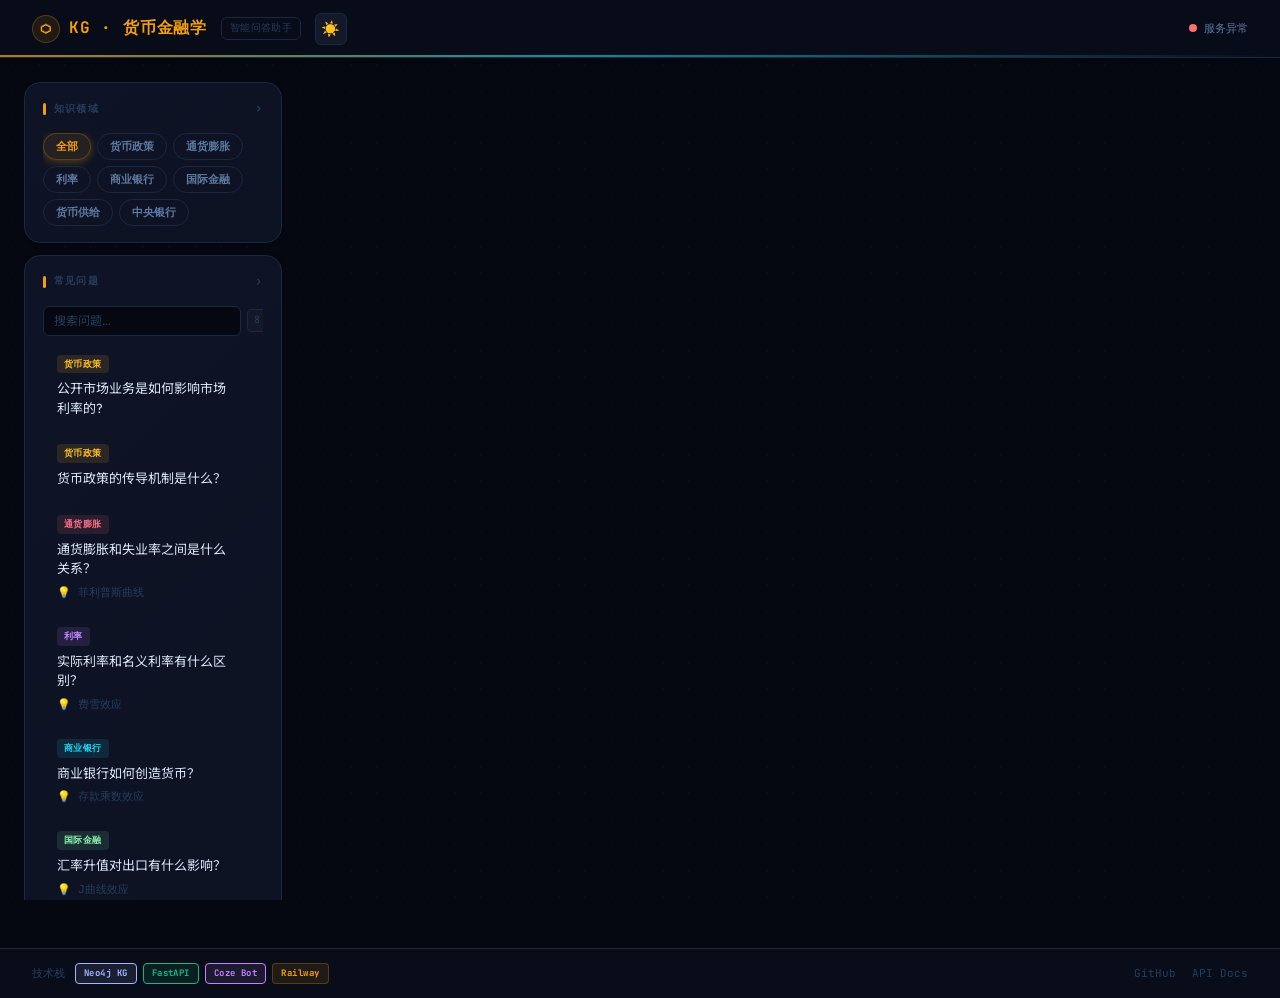
<file: docs/index.html>
<!DOCTYPE html>
<html lang="zh-CN" data-theme="dark">
<head>
  <meta charset="UTF-8">
  <meta name="viewport" content="width=device-width, initial-scale=1.0">
  <title>货币金融学知识图谱问答系统</title>
  <meta name="description" content="基于知识图谱的货币金融学智能问答，涵盖货币政策、利率、银行体系、国际金融等核心概念">
  <link rel="stylesheet" href="assets/style.css">

  <!--
    ⚠️  COZE SDK：请将下方 src 替换为你的 Coze Bot embed 代码中的真实 CDN URL。
    中国区示例：https://lf-cdn.coze.cn/obj/unpkg/flow-platform/chat-app-sdk/X.X.X/libs/cn/index.js
    海外示例：  https://sf-cdn.coze.com/obj/unpkg-va/flow-platform/chat-app-sdk/X.X.X/libs/oversea/index.js
    请勿猜测版本号，直接从 Coze 后台 → Bot → 发布 → 网页端嵌入代码 中复制。
  -->
  <script src="https://lf-cdn.coze.cn/obj/unpkg/flow-platform/chat-app-sdk/1.2.0-beta.19/libs/cn/index.js"></script>
</head>
<body>

<!-- ── HEADER ── -->
<header class="site-header">
  <div class="header-logo">
    <span class="header-logo-icon">⬡</span>
    KG · 货币金融学
  </div>
  <div class="header-subtitle">智能问答助手</div>
  <!-- Phase 3 预留：用户登录区域 -->
  <div class="user-area" id="user-area" style="display:none"></div>
  <button class="theme-toggle" id="theme-toggle" title="切换主题" aria-label="切换深色/浅色模式">☀️</button>
  <div class="header-status">
    <div class="status-dot" id="status-dot"></div>
    <span class="status-label" id="status-label">检测中…</span>
  </div>
</header>

<!-- ── MAIN BODY ── -->
<main class="app-body">

  <!-- ── LEFT PANEL ── -->
  <aside class="left-panel">

    <!-- 知识领域标签（可折叠） -->
    <div class="card collapsible">
      <div class="card-title">
        知识领域
        <span class="chevron">›</span>
      </div>
      <div class="card-body">
        <div class="topic-tags">
          <button class="topic-tag tag-all active" data-topic="all">全部</button>
          <button class="topic-tag tag-policy"    data-topic="policy">货币政策</button>
          <button class="topic-tag tag-inflation" data-topic="inflation">通货膨胀</button>
          <button class="topic-tag tag-rate"      data-topic="rate">利率</button>
          <button class="topic-tag tag-bank"      data-topic="bank">商业银行</button>
          <button class="topic-tag tag-intl"      data-topic="intl">国际金融</button>
          <button class="topic-tag tag-supply"    data-topic="supply">货币供给</button>
          <button class="topic-tag tag-central"   data-topic="central">中央银行</button>
        </div>
      </div>
    </div>

    <!-- 常见问题（可折叠） -->
    <div class="card collapsible">
      <div class="card-title">
        常见问题
        <span class="chevron">›</span>
      </div>
      <div class="card-body">
        <div class="question-search-wrap">
          <input id="question-search" class="question-search" placeholder="搜索问题…" type="text" autocomplete="off">
          <span class="question-count" id="question-count"></span>
        </div>
        <div class="question-list" id="question-list">
          <!-- 由 app.js 动态渲染 -->
        </div>
      </div>
    </div>

    <!-- 概念速查（可折叠） -->
    <div class="card collapsible collapsed">
      <div class="card-title">概念速查<span class="chevron">›</span></div>
      <div class="card-body">
        <div class="concept-chips" id="concept-chips"></div>
      </div>
    </div>

  </aside>

  <!-- ── RIGHT PANEL ── -->
  <section class="right-panel">

    <!-- 降级界面：SDK 失败时显示 -->
    <div class="chat-launch" id="chat-launch" style="display:none">
      <div class="chat-launch-icon">💬</div>
      <div class="chat-launch-title">货币金融学助手</div>
      <div class="chat-launch-desc">基于知识图谱，涵盖货币政策、利率、银行体系、国际金融等核心概念</div>
      <button class="chat-launch-btn" id="chat-launch-btn" onclick="openCozeChat()">开始对话</button>
    </div>

    <div class="chat-wrapper" id="chat-wrapper" style="display:none">

      <!-- 顶部标题栏 -->
      <div class="chat-toggle-bar" id="chat-toggle-bar">
        <span class="chat-toggle-title">货币金融学助手</span>
        <button id="chat-toggle-btn" style="display:none" onclick="toggleChat()">关闭对话</button>
      </div>

      <!-- Coze WebSDK 将挂载到此 div -->
      <div id="chat-container"></div>

      <!-- 动作栏（替代 2×2 网格） -->
      <div class="action-bar">
        <button class="action-tab" data-panel="tips">💡 提问技巧</button>
        <button class="action-tab" data-panel="feedback">👍 答案反馈</button>
        <button class="action-tab" data-panel="resources">📚 知识资料</button>
      </div>

      <!-- 动作面板 -->
      <div class="action-panel" id="action-panel">
        <div class="action-panel-content" id="ap-tips">
          <div class="tips-list">
            <div class="tip-item">
              <span class="tip-icon">🎯</span>
              <span><strong>具体概念</strong>：直接问"XX是什么"比问"帮我学习货币学"效果更好</span>
            </div>
            <div class="tip-item">
              <span class="tip-icon">🔗</span>
              <span><strong>关系推理</strong>：问"A对B有什么影响"可触发知识图谱多跳推理</span>
            </div>
            <div class="tip-item">
              <span class="tip-icon">📊</span>
              <span><strong>举例对比</strong>：加上"举例说明"或"与XX相比"可获得更丰富解释</span>
            </div>
            <div class="tip-item">
              <span class="tip-icon">🌍</span>
              <span><strong>联系实际</strong>：结合"中国/美国当前政策"可获得更贴近现实的分析</span>
            </div>
          </div>
        </div>
        <div class="action-panel-content" id="ap-feedback">
          <div class="feedback-row">
            <span class="feedback-label">本次对话答案是否有帮助？</span>
            <div class="feedback-btns">
              <button class="feedback-btn up"   data-vote="up">👍 有帮助</button>
              <button class="feedback-btn down" data-vote="down">👎 待改进</button>
            </div>
            <span class="feedback-thanks" id="feedback-thanks">感谢反馈！</span>
          </div>
        </div>
        <div class="action-panel-content" id="ap-resources">
          <div class="resource-list">
            <a class="resource-item" href="#" title="货币政策概论">
              <span class="resource-icon">📄</span>
              <span>货币政策概论</span>
              <span class="resource-tag">PDF</span>
            </a>
            <a class="resource-item" href="#" title="利率理论与实践">
              <span class="resource-icon">📄</span>
              <span>利率理论与实践</span>
              <span class="resource-tag">PDF</span>
            </a>
            <a class="resource-item" href="#" title="国际金融体系">
              <span class="resource-icon">📄</span>
              <span>国际金融体系</span>
              <span class="resource-tag">PDF</span>
            </a>
            <a class="resource-item" href="#" title="商业银行学">
              <span class="resource-icon">📄</span>
              <span>商业银行学</span>
              <span class="resource-tag">PDF</span>
            </a>
            <a class="resource-item" href="#" title="中央银行学">
              <span class="resource-icon">📄</span>
              <span>中央银行学</span>
              <span class="resource-tag">PDF</span>
            </a>
          </div>
        </div>
      </div>

    </div><!-- /.chat-wrapper -->

    <!-- 最近提问记录（有记录时显示，可折叠） -->
    <div class="card collapsible recent-questions-card" id="recent-card" style="display:none">
      <div class="card-title">
        最近提问
        <span class="chevron">›</span>
      </div>
      <div class="card-body">
        <div class="recent-list" id="recent-list"></div>
      </div>
    </div>

  </section>

</main>

<!-- ── Phase 2 预留：KG 可视化面板（hidden）── -->
<div id="graph-panel" class="graph-panel" style="display:none">
  <!-- Phase 2: D3.js / vis.js 知识图谱可视化 -->
</div>

<!-- ── FOOTER ── -->
<footer class="site-footer">
  <div class="footer-stack">
    <span style="color:var(--text-dim);margin-right:4px;">技术栈</span>
    <span class="footer-chip blue">Neo4j KG</span>
    <span class="footer-chip green">FastAPI</span>
    <span class="footer-chip purple">Coze Bot</span>
    <span class="footer-chip orange">Railway</span>
  </div>
  <div class="footer-links">
    <a href="https://github.com" target="_blank" rel="noopener">GitHub</a>
    <a href="https://kg-plugin-production.up.railway.app/docs" target="_blank" rel="noopener">API Docs</a>
  </div>
</footer>

<!-- Toast -->
<div class="toast" id="toast"></div>

<script src="assets/app.js"></script>
</body>
</html>
</file>
<file: docs/assets/style.css>
@import url('https://fonts.googleapis.com/css2?family=Outfit:wght@300;400;500;600;700&family=JetBrains+Mono:ital,wght@0,400;0,500;0,600;0,700;1,400&family=Noto+Sans+SC:wght@300;400;500;700&display=swap');

/* ────────────────────────────────────────────────
   货币金融学知识图谱问答系统 · style.css v2
   Theme: Deep Navy × Amber Gold
   ──────────────────────────────────────────────── */

/* ── DESIGN TOKENS ─────────────────────────────── */
:root {
  --bg: #edf1f8; --bg2: #ffffff; --panel: #ffffff; --panel2: #f3f6fc;
  --border: #dce3ee; --border2: #c2cedc;
  --amber: #d97706; --amber-dim: rgba(217,119,6,0.08); --amber-glow: rgba(217,119,6,0.22);
  --teal: #0891b2; --teal-dim: rgba(8,145,178,0.09);
  --green: #059669; --green-glow: rgba(5,150,105,0.22); --red: #dc2626;
  --text: #0c1929; --text-mid: #4a6278; --text-dim: #8da4b8;
  --c-policy: #b45309; --c-inflation: #c21858; --c-rate: #7c3aed;
  --c-bank: #0e7490; --c-intl: #166534; --c-supply: #0369a1; --c-central: #1d4ed8;
  --radius-sm: 6px; --radius-md: 10px; --radius-lg: 16px;
  --ease: cubic-bezier(0.16,1,0.3,1); --ease-back: cubic-bezier(0.34,1.56,0.64,1);
  --shadow-sm: 0 1px 3px rgba(0,0,0,0.06); --shadow-md: 0 4px 14px rgba(0,0,0,0.09);
  --shadow-lg: 0 8px 28px rgba(0,0,0,0.11); --dot-color: rgba(0,0,0,0.048);
  --chat-height: calc(100vh - 180px);
  --chat-min-height: 560px;
  --chat-height-mobile: 520px;
  --chat-height-mobile-sm: 440px;
}

[data-theme="dark"] {
  --bg: #050810; --bg2: #090d1a; --panel: #0e1325; --panel2: #131929;
  --border: #1c2840; --border2: #243352;
  --amber: #f59e0b; --amber-dim: rgba(245,158,11,0.10); --amber-glow: rgba(245,158,11,0.25);
  --teal: #06b6d4; --teal-dim: rgba(6,182,212,0.10);
  --green: #10b981; --green-glow: rgba(16,185,129,0.28); --red: #f87171;
  --text: #dde8f8; --text-mid: #5d7ba0; --text-dim: #253d5a;
  --c-policy: #fbbf24; --c-inflation: #fb7185; --c-rate: #c084fc;
  --c-bank: #22d3ee; --c-intl: #86efac; --c-supply: #7dd3fc; --c-central: #a5b4fc;
  --shadow-sm: 0 1px 4px rgba(0,0,0,0.35); --shadow-md: 0 4px 16px rgba(0,0,0,0.48);
  --shadow-lg: 0 8px 32px rgba(0,0,0,0.58); --dot-color: rgba(255,255,255,0.018);
}

/* ── RESET ─────────────────────────────────────── */
*, *::before, *::after { box-sizing: border-box; margin: 0; padding: 0; }
html { scroll-behavior: smooth; }

/* ── SCROLLBAR ─────────────────────────────────── */
::-webkit-scrollbar { width: 5px; height: 5px; }
::-webkit-scrollbar-track { background: transparent; }
::-webkit-scrollbar-thumb { background: var(--border2); border-radius: 3px; }
::-webkit-scrollbar-thumb:hover { background: var(--text-dim); }

/* ── BODY ──────────────────────────────────────── */
body {
  background: var(--bg);
  color: var(--text);
  font-family: 'Outfit', 'Noto Sans SC', sans-serif;
  font-size: 14.5px;
  font-feature-settings: "kern" 1;
  line-height: 1.65;
  min-height: 100vh;
  display: flex;
  flex-direction: column;
}

/* Dot-grid texture */
body::before {
  content: '';
  position: fixed;
  inset: 0;
  background-image: radial-gradient(circle, var(--dot-color) 1px, transparent 0);
  background-size: 26px 26px;
  pointer-events: none;
  z-index: 0;
}

.site-header,
.app-body,
.site-footer,
.toast { position: relative; z-index: 1; }

/* ── HEADER ────────────────────────────────────── */
.site-header {
  background: color-mix(in srgb, var(--bg2) 92%, transparent);
  backdrop-filter: blur(12px);
  -webkit-backdrop-filter: blur(12px);
  border-bottom: 1px solid var(--border);
  padding: 0 32px;
  height: 58px;
  display: flex;
  align-items: center;
  gap: 14px;
  position: sticky;
  top: 0;
  z-index: 200;
  box-shadow: var(--shadow-sm);
}

/* Amber gradient line at bottom */
.site-header::after {
  content: '';
  position: absolute;
  bottom: 0;
  left: 0;
  right: 0;
  height: 2px;
  background: linear-gradient(90deg, var(--amber) 0%, var(--teal) 45%, transparent 100%);
  opacity: 0.75;
}

.header-logo {
  font-family: 'JetBrains Mono', monospace;
  font-size: 16px;
  font-weight: 700;
  letter-spacing: 0.05em;
  white-space: nowrap;
  color: var(--amber);
  display: flex;
  align-items: center;
  gap: 9px;
}

.header-logo-icon {
  width: 28px;
  height: 28px;
  background: var(--amber-dim);
  border: 1px solid var(--amber-glow);
  border-radius: 50%;
  display: flex;
  align-items: center;
  justify-content: center;
  font-size: 14px;
  flex-shrink: 0;
  transition: box-shadow 0.25s var(--ease);
}

.site-header:hover .header-logo-icon {
  box-shadow: 0 0 16px var(--amber-glow);
}

.header-subtitle {
  font-size: 10px;
  color: var(--text-dim);
  font-family: 'JetBrains Mono', monospace;
  padding: 2px 8px;
  border: 1px solid var(--border);
  border-radius: var(--radius-sm);
  white-space: nowrap;
  letter-spacing: 0.03em;
}

.header-status {
  margin-left: auto;
  display: flex;
  align-items: center;
  gap: 7px;
  font-size: 11px;
  font-family: 'JetBrains Mono', monospace;
}

.status-dot {
  width: 8px;
  height: 8px;
  border-radius: 50%;
  background: var(--text-dim);
  flex-shrink: 0;
  transition: background 0.4s;
}

.status-dot.online {
  background: var(--green);
  animation: statusPulse 2.4s ease-in-out infinite;
}

.status-dot.offline { background: var(--red); }
.status-label { color: var(--text-mid); }

/* ── THEME TOGGLE ──────────────────────────────── */
.theme-toggle {
  width: 32px;
  height: 32px;
  background: var(--panel2);
  border: 1px solid var(--border);
  border-radius: var(--radius-sm);
  cursor: pointer;
  display: flex;
  align-items: center;
  justify-content: center;
  font-size: 15px;
  transition: all 0.2s var(--ease);
  flex-shrink: 0;
}

.theme-toggle:hover {
  background: var(--amber-dim);
  border-color: var(--amber-glow);
  transform: rotate(22deg) scale(1.05);
}

/* ── USER AREA ─────────────────────────────────── */
.user-area { display: flex; align-items: center; gap: 8px; }

/* ── MAIN LAYOUT ───────────────────────────────── */
.app-body {
  flex: 1;
  display: grid;
  grid-template-columns: 260px 1fr;
  max-width: 1380px;
  width: 100%;
  margin: 0 auto;
  padding: 24px 24px 48px;
  gap: 20px;
  align-items: start;
}

/* ── LEFT PANEL (sticky) ───────────────────────── */
.left-panel {
  display: flex;
  flex-direction: column;
  gap: 12px;
  position: sticky;
  top: 76px;
  max-height: calc(100vh - 82px);
  overflow-y: auto;
  padding-right: 2px;
  padding-bottom: 12px;
}

/* ── RIGHT PANEL ───────────────────────────────── */
.right-panel {
  display: flex;
  flex-direction: column;
  gap: 16px;
  min-width: 0;
}

/* ── CARD BASE ─────────────────────────────────── */
.card {
  background: var(--panel);
  border-radius: var(--radius-lg);
  padding: 16px 18px;
  border: 1px solid var(--border);
  box-shadow: var(--shadow-sm);
  transition: box-shadow 0.2s var(--ease), border-color 0.2s;
  animation: cardFadeUp 0.45s var(--ease) both;
}

.card:hover {
  border-color: var(--border2);
  box-shadow: var(--shadow-md), 0 0 0 1px var(--amber-glow);
}

/* Stagger left-panel cards */
.left-panel > .card:nth-child(1) { animation-delay: 0ms; }
.left-panel > .card:nth-child(2) { animation-delay: 70ms; }

/* Third left-panel card */
.left-panel > .card:nth-child(3) { animation-delay: 140ms; }

/* ── CARD TITLE ────────────────────────────────── */
.card-title {
  font-family: 'JetBrains Mono', monospace;
  font-size: 10px;
  font-weight: 700;
  letter-spacing: 0.12em;
  text-transform: uppercase;
  color: var(--text-dim);
  margin-bottom: 14px;
  display: flex;
  align-items: center;
  gap: 8px;
}

.card-title::before {
  content: '';
  display: inline-block;
  width: 3px;
  height: 12px;
  border-radius: 2px;
  background: var(--amber);
  flex-shrink: 0;
}

/* ── COLLAPSIBLE CARDS ─────────────────────────── */
.card.collapsible > .card-title {
  cursor: pointer;
  user-select: none;
  margin-bottom: 0;
}

.card.collapsible > .card-title:hover { color: var(--text-mid); }

.card-title .chevron {
  margin-left: auto;
  font-size: 12px;
  color: var(--text-dim);
  display: inline-block;
  font-style: normal;
  transition: transform 0.3s var(--ease), color 0.15s;
}

.card.collapsible.collapsed > .card-title .chevron {
  transform: rotate(-90deg);
}

.card-body {
  overflow: hidden;
  max-height: 2000px;
  opacity: 1;
  transition: max-height 0.42s var(--ease), opacity 0.28s, margin-top 0.3s var(--ease);
}

.card.collapsible > .card-body { margin-top: 14px; }

.card.collapsible.collapsed > .card-body {
  max-height: 0;
  opacity: 0;
  margin-top: 0;
}

/* ── TOPIC TAGS ────────────────────────────────── */
.topic-tags {
  display: flex;
  flex-wrap: wrap;
  gap: 6px;
}

.topic-tag {
  font-family: 'JetBrains Mono', monospace;
  font-size: 11px;
  font-weight: 600;
  padding: 5px 12px;
  border-radius: 20px;
  border: 1px solid var(--border);
  background: transparent;
  color: var(--text-mid);
  cursor: pointer;
  white-space: nowrap;
  user-select: none;
  transition: all 0.15s var(--ease);
}

.topic-tag:hover {
  color: var(--text);
  border-color: var(--border2);
  background: var(--panel2);
}

.tag-all.active        { background: var(--amber-dim);  color: var(--amber);       border-color: var(--amber-glow); box-shadow: 0 2px 8px color-mix(in srgb, var(--amber) 30%, transparent); }
.tag-policy.active     { color: var(--c-policy);    border-color: var(--c-policy);    background: color-mix(in srgb, var(--c-policy)    12%, transparent); box-shadow: 0 2px 8px color-mix(in srgb, var(--c-policy)    30%, transparent); }
.tag-inflation.active  { color: var(--c-inflation); border-color: var(--c-inflation); background: color-mix(in srgb, var(--c-inflation) 12%, transparent); box-shadow: 0 2px 8px color-mix(in srgb, var(--c-inflation) 30%, transparent); }
.tag-rate.active       { color: var(--c-rate);      border-color: var(--c-rate);      background: color-mix(in srgb, var(--c-rate)      12%, transparent); box-shadow: 0 2px 8px color-mix(in srgb, var(--c-rate)      30%, transparent); }
.tag-bank.active       { color: var(--c-bank);      border-color: var(--c-bank);      background: color-mix(in srgb, var(--c-bank)      12%, transparent); box-shadow: 0 2px 8px color-mix(in srgb, var(--c-bank)      30%, transparent); }
.tag-intl.active       { color: var(--c-intl);      border-color: var(--c-intl);      background: color-mix(in srgb, var(--c-intl)      12%, transparent); box-shadow: 0 2px 8px color-mix(in srgb, var(--c-intl)      30%, transparent); }
.tag-supply.active     { color: var(--c-supply);    border-color: var(--c-supply);    background: color-mix(in srgb, var(--c-supply)    12%, transparent); box-shadow: 0 2px 8px color-mix(in srgb, var(--c-supply)    30%, transparent); }
.tag-central.active    { color: var(--c-central);   border-color: var(--c-central);   background: color-mix(in srgb, var(--c-central)   12%, transparent); box-shadow: 0 2px 8px color-mix(in srgb, var(--c-central)   30%, transparent); }

/* ── QUESTION SEARCH ───────────────────────────── */
.question-search-wrap {
  display: flex;
  align-items: center;
  gap: 6px;
  margin-bottom: 8px;
}

.question-search {
  flex: 1;
  height: 30px;
  border: 1px solid var(--border);
  border-radius: var(--radius-sm);
  padding: 0 10px;
  font-size: 12px;
  background: var(--bg);
  color: var(--text);
  font-family: 'Outfit', 'Noto Sans SC', sans-serif;
  transition: border-color 0.15s, box-shadow 0.15s;
  outline: none;
}

.question-search:focus {
  border-color: var(--amber);
  box-shadow: 0 0 0 3px var(--amber-dim);
}

.question-search::placeholder { color: var(--text-dim); }

.question-count {
  font-size: 10px;
  color: var(--text-dim);
  font-family: 'JetBrains Mono', monospace;
  white-space: nowrap;
  flex-shrink: 0;
  background: var(--panel2);
  padding: 2px 6px;
  border-radius: 4px;
  border: 1px solid var(--border);
}

/* ── QUESTION CARDS ────────────────────────────── */
.question-list {
  display: flex;
  flex-direction: column;
  gap: 4px;
}

.question-card {
  background: transparent;
  border-radius: var(--radius-sm);
  padding: 10px 12px;
  padding-right: 28px;
  cursor: pointer;
  display: flex;
  flex-direction: column;
  gap: 4px;
  border: 1px solid transparent;
  border-left: 2px solid transparent;
  position: relative;
  transition: background 0.15s var(--ease), border-color 0.15s, transform 0.18s var(--ease);
  animation: questionSlideIn 0.3s var(--ease) both;
}

.question-card::after {
  content: '→';
  position: absolute;
  right: 10px;
  top: 50%;
  transform: translateY(-50%);
  color: var(--amber);
  opacity: 0;
  transition: opacity 0.15s;
}

.question-card:hover {
  background: var(--panel2);
  border-color: var(--border);
  border-left-color: var(--amber);
  transform: translateX(3px) scale(1.01);
}

.question-card:hover::after {
  opacity: 1;
}

.question-card.hidden { display: none; }

.question-text {
  font-size: 13px;
  color: var(--text);
  line-height: 1.5;
}

.question-hint {
  font-size: 11px;
  color: var(--text-dim);
  font-family: 'JetBrains Mono', monospace;
}

.question-topic-badge {
  font-size: 9px;
  font-family: 'JetBrains Mono', monospace;
  font-weight: 700;
  padding: 2px 7px;
  border-radius: 4px;
  letter-spacing: 0.05em;
  align-self: flex-start;
  margin-bottom: 2px;
}

.question-topic-badge.tag-policy    { color: var(--c-policy);    background: color-mix(in srgb, var(--c-policy)    12%, transparent); }
.question-topic-badge.tag-inflation { color: var(--c-inflation); background: color-mix(in srgb, var(--c-inflation) 12%, transparent); }
.question-topic-badge.tag-rate      { color: var(--c-rate);      background: color-mix(in srgb, var(--c-rate)      12%, transparent); }
.question-topic-badge.tag-bank      { color: var(--c-bank);      background: color-mix(in srgb, var(--c-bank)      12%, transparent); }
.question-topic-badge.tag-intl      { color: var(--c-intl);      background: color-mix(in srgb, var(--c-intl)      12%, transparent); }
.question-topic-badge.tag-supply    { color: var(--c-supply);    background: color-mix(in srgb, var(--c-supply)    12%, transparent); }
.question-topic-badge.tag-central   { color: var(--c-central);   background: color-mix(in srgb, var(--c-central)   12%, transparent); }

/* ── TIPS ──────────────────────────────────────── */
.tips-list {
  display: flex;
  flex-direction: column;
  gap: 10px;
}

.tip-item {
  display: flex;
  gap: 10px;
  align-items: flex-start;
  font-size: 12px;
  color: var(--text-mid);
  line-height: 1.55;
}

.tip-icon { font-size: 14px; flex-shrink: 0; margin-top: 1px; }
.tip-item strong { color: var(--text); font-weight: 600; }

/* ── FEEDBACK ──────────────────────────────────── */
.feedback-row {
  display: flex;
  align-items: center;
  gap: 10px;
  flex-wrap: wrap;
}

.feedback-label {
  font-size: 12px;
  color: var(--text-mid);
  flex: 1;
  min-width: 130px;
  line-height: 1.5;
}

.feedback-btns { display: flex; gap: 8px; }

.feedback-btn {
  font-family: 'JetBrains Mono', monospace;
  font-size: 11px;
  font-weight: 600;
  padding: 6px 14px;
  border-radius: var(--radius-sm);
  border: 1px solid var(--border);
  background: transparent;
  color: var(--text-mid);
  cursor: pointer;
  transition: all 0.15s var(--ease);
  display: flex;
  align-items: center;
  gap: 5px;
}

.feedback-btn.up:hover:not(:disabled) {
  border-color: var(--green);
  color: var(--green);
  background: color-mix(in srgb, var(--green) 10%, transparent);
}

.feedback-btn.down:hover:not(:disabled) {
  border-color: var(--red);
  color: var(--red);
  background: color-mix(in srgb, var(--red) 10%, transparent);
}

.feedback-btn:disabled { opacity: 0.4; cursor: not-allowed; }

.feedback-thanks {
  font-size: 11px;
  color: var(--green);
  font-family: 'JetBrains Mono', monospace;
  display: none;
}

/* ── RESOURCES ─────────────────────────────────── */
.resource-list {
  display: flex;
  flex-direction: column;
  gap: 3px;
}

.resource-item {
  display: flex;
  align-items: center;
  gap: 8px;
  font-size: 12px;
  color: var(--text-mid);
  text-decoration: none;
  padding: 7px 8px;
  border-radius: var(--radius-sm);
  transition: all 0.15s var(--ease);
}

.resource-item:hover {
  color: var(--amber);
  background: var(--amber-dim);
}

.resource-icon { flex-shrink: 0; }

.resource-tag {
  margin-left: auto;
  font-family: 'JetBrains Mono', monospace;
  font-size: 9px;
  padding: 1px 5px;
  border-radius: 3px;
  border: 1px solid var(--border);
  color: var(--text-dim);
  background: var(--panel2);
}

/* ── CONCEPT CHIPS ─────────────────────────────── */
.concept-chips {
  display: flex;
  flex-wrap: wrap;
  gap: 7px;
}

.concept-chip {
  font-family: 'JetBrains Mono', monospace;
  font-size: 10px;
  font-weight: 600;
  padding: 5px 11px;
  border-radius: 20px;
  border: 1px solid var(--border);
  background: transparent;
  color: var(--text-mid);
  cursor: pointer;
  white-space: nowrap;
  user-select: none;
  transition: all 0.18s var(--ease-back);
}

.concept-chip:hover {
  background: var(--amber-dim);
  color: var(--amber);
  border-color: var(--amber-glow);
  transform: scale(1.05);
}

/* ── RECENT QUESTIONS ──────────────────────────── */
.recent-list {
  display: flex;
  flex-direction: column;
  gap: 3px;
}

.recent-item {
  display: flex;
  align-items: center;
  gap: 8px;
  padding: 7px 10px;
  border-radius: var(--radius-sm);
  cursor: pointer;
  transition: background 0.15s var(--ease);
  font-size: 12px;
  color: var(--text-mid);
}

.recent-item:hover { background: var(--panel2); color: var(--text); }

.recent-item-text {
  flex: 1;
  overflow: hidden;
  text-overflow: ellipsis;
  white-space: nowrap;
}

.recent-item-time {
  font-family: 'JetBrains Mono', monospace;
  font-size: 9px;
  color: var(--text-dim);
  flex-shrink: 0;
}

.recent-item-del {
  font-size: 12px;
  color: var(--text-dim);
  background: transparent;
  border: none;
  cursor: pointer;
  padding: 0 3px;
  line-height: 1;
  flex-shrink: 0;
  opacity: 0;
  transition: opacity 0.15s, color 0.15s;
}

.recent-item:hover .recent-item-del { opacity: 1; }
.recent-item-del:hover { color: var(--red); }

/* ── CHAT WRAPPER ──────────────────────────────── */
.chat-wrapper {
  border: 1px solid var(--border);
  border-left: 3px solid var(--amber);
  border-radius: var(--radius-lg);
  overflow: hidden;
  background: var(--panel);
  display: flex;
  flex-direction: column;
  box-shadow: var(--shadow-md);
  animation: cardFadeUp 0.45s var(--ease) 35ms both;
  transition: box-shadow 0.2s var(--ease), border-color 0.2s;
}

.chat-wrapper:hover {
  border-color: var(--border2);
  box-shadow: var(--shadow-lg);
}

/* ── CHAT TOGGLE BAR ───────────────────────────── */
.chat-toggle-bar {
  height: 44px;
  display: flex;
  align-items: center;
  justify-content: flex-start;
  gap: 10px;
  padding: 0 18px;
  background: color-mix(in srgb, var(--panel2) 85%, transparent);
  border-bottom: 1px solid var(--border);
  flex-shrink: 0;
}

.chat-toggle-title {
  font-family: 'JetBrains Mono', monospace;
  font-size: 11px;
  font-weight: 600;
  color: var(--text-mid);
  letter-spacing: 0.04em;
  display: flex;
  align-items: center;
  gap: 9px;
}

.chat-toggle-title::before {
  content: '';
  width: 7px;
  height: 7px;
  border-radius: 50%;
  background: var(--amber);
  box-shadow: 0 0 8px var(--amber-glow);
  flex-shrink: 0;
}

#chat-toggle-btn {
  font-family: 'JetBrains Mono', monospace;
  font-size: 10px;
  font-weight: 600;
  padding: 4px 12px;
  border-radius: var(--radius-sm);
  border: 1px solid var(--border);
  background: transparent;
  color: var(--text-mid);
  cursor: pointer;
  letter-spacing: 0.04em;
  transition: all 0.15s var(--ease);
}

#chat-toggle-btn:hover {
  color: var(--amber);
  border-color: var(--amber-glow);
  background: var(--amber-dim);
}

#chat-container {
  height: var(--chat-height);
  min-height: var(--chat-min-height);
  width: 100%;
}

/* ── CHAT LAUNCH (fallback) ────────────────────── */
.chat-launch {
  display: flex;
  flex-direction: column;
  align-items: center;
  justify-content: center;
  gap: 16px;
  height: var(--chat-height);
  min-height: var(--chat-min-height);
  background: var(--panel);
  border: 1px solid var(--border);
  border-radius: var(--radius-lg);
  text-align: center;
  padding: 40px;
  box-shadow: var(--shadow-md);
}

.chat-launch-icon {
  font-size: 52px;
  line-height: 1;
  filter: drop-shadow(0 4px 12px rgba(0,0,0,0.14));
}

.chat-launch-title {
  font-size: 20px;
  font-weight: 600;
  color: var(--text);
}

.chat-launch-desc {
  font-size: 13px;
  color: var(--text-mid);
  max-width: 320px;
  line-height: 1.6;
}

.chat-launch-btn {
  margin-top: 8px;
  padding: 11px 32px;
  background: var(--amber);
  color: #fff;
  border: none;
  border-radius: var(--radius-md);
  font-size: 14px;
  font-weight: 600;
  font-family: 'Outfit', 'Noto Sans SC', sans-serif;
  cursor: pointer;
  transition: filter 0.15s, transform 0.2s var(--ease-back);
  box-shadow: 0 2px 16px var(--amber-glow);
}

.chat-launch-btn:hover {
  filter: brightness(1.08);
  transform: translateY(-2px) scale(1.02);
}

/* ── DARK MODE CARD GRADIENT ───────────────────── */
[data-theme="dark"] .card {
  background: linear-gradient(135deg, var(--panel) 0%, color-mix(in srgb, var(--panel) 85%, var(--bg2)) 100%);
}

/* ── GRAPH PANEL (Phase 2, hidden) ─────────────── */
.graph-panel { display: none; }
.graph-node  { display: none; }
.graph-edge  { display: none; }

/* ── TOAST ─────────────────────────────────────── */
.toast {
  position: fixed;
  bottom: 28px;
  left: 50%;
  transform: translateX(-50%) translateY(16px);
  background: var(--text);
  color: var(--bg2);
  border-radius: var(--radius-md);
  padding: 10px 22px;
  font-size: 12px;
  font-family: 'JetBrains Mono', monospace;
  z-index: 999;
  opacity: 0;
  transition: opacity 0.25s, transform 0.25s var(--ease);
  pointer-events: none;
  white-space: nowrap;
  box-shadow: var(--shadow-lg);
}

.toast.show {
  opacity: 1;
  transform: translateX(-50%) translateY(0);
}

/* ── FOOTER ────────────────────────────────────── */
.site-footer {
  background: var(--bg2);
  border-top: 1px solid var(--border);
  padding: 14px 32px;
  display: flex;
  align-items: center;
  justify-content: space-between;
  flex-wrap: wrap;
  gap: 8px;
  font-size: 11px;
  color: var(--text-dim);
  font-family: 'JetBrains Mono', monospace;
}

.footer-stack { display: flex; gap: 6px; align-items: center; flex-wrap: wrap; }

.footer-chip {
  padding: 2px 8px;
  border-radius: 4px;
  border: 1px solid var(--border);
  font-size: 9px;
  font-weight: 700;
  letter-spacing: 0.05em;
  background: var(--panel2);
  color: var(--text-dim);
}

.footer-chip.blue   { color: var(--c-central);  border-color: var(--c-central);  background: color-mix(in srgb, var(--c-central)  10%, transparent); }
.footer-chip.green  { color: var(--green);       border-color: var(--green);      background: color-mix(in srgb, var(--green)       10%, transparent); }
.footer-chip.purple { color: var(--c-rate);      border-color: var(--c-rate);     background: color-mix(in srgb, var(--c-rate)      10%, transparent); }
.footer-chip.orange { color: var(--amber);       border-color: var(--amber-glow); background: var(--amber-dim); }

.footer-links { display: flex; gap: 16px; }
.footer-links a { color: var(--text-dim); text-decoration: none; transition: color 0.15s; }
.footer-links a:hover { color: var(--amber); }

/* ── WELCOME BANNER ────────────────────────────── */
.welcome-banner {
  display: flex; align-items: flex-start; gap: 12px;
  padding: 14px 18px;
  background: var(--amber-dim); border: 1px solid var(--amber-glow);
  border-left: 3px solid var(--amber); border-radius: var(--radius-md);
  font-size: 13px; color: var(--text-mid); line-height: 1.6;
  animation: bannerSlideDown 0.4s var(--ease) both; position: relative;
}
.welcome-banner strong { color: var(--text); font-weight: 600; }
.welcome-banner-icon { font-size: 20px; flex-shrink: 0; margin-top: 1px; }
.welcome-banner-dismiss {
  position: absolute; top: 10px; right: 12px;
  background: transparent; border: none; color: var(--text-dim);
  cursor: pointer; font-size: 14px; padding: 2px 4px; border-radius: 4px;
  transition: color 0.15s, background 0.15s;
}
.welcome-banner-dismiss:hover { color: var(--text); background: var(--border); }
@keyframes bannerSlideDown {
  from { opacity: 0; transform: translateY(-8px); }
  to   { opacity: 1; transform: translateY(0); }
}

/* ── ACTION BAR ────────────────────────────────── */
.action-bar {
  display: flex; align-items: center; gap: 4px;
  padding: 6px 8px;
  background: var(--panel2); border: 1px solid var(--border);
  border-radius: var(--radius-md); flex-shrink: 0;
}
.action-tab {
  flex: 1; height: 34px; display: flex; align-items: center;
  justify-content: center; gap: 6px;
  font-family: 'JetBrains Mono', monospace; font-size: 11px; font-weight: 600;
  color: var(--text-mid); background: transparent;
  border: 1px solid transparent; border-radius: var(--radius-sm);
  cursor: pointer; white-space: nowrap; transition: all 0.15s var(--ease);
}
.action-tab:hover { color: var(--text); background: var(--panel); border-color: var(--border); }
.action-tab.active { color: var(--amber); background: var(--amber-dim); border-color: var(--amber-glow); }
.action-panel {
  background: var(--panel); border: 1px solid var(--border);
  border-radius: var(--radius-md); overflow: hidden;
  max-height: 0; opacity: 0; padding: 0 18px;
  transition: max-height 0.35s var(--ease), opacity 0.25s, padding 0.3s var(--ease);
  box-shadow: var(--shadow-sm);
}
.action-panel.open { max-height: 320px; opacity: 1; padding: 16px 18px; }
.action-panel-content { display: none; }
.action-panel-content.active { display: block; }

/* ── KEYFRAMES ─────────────────────────────────── */
@keyframes statusPulse {
  0%, 100% { box-shadow: 0 0 0 0 var(--green-glow); }
  50%       { box-shadow: 0 0 0 5px transparent; }
}

@keyframes cardFadeUp {
  from { opacity: 0; transform: translateY(10px); }
  to   { opacity: 1; transform: translateY(0); }
}

@keyframes questionSlideIn {
  from { opacity: 0; transform: translateX(-6px); }
  to   { opacity: 1; transform: translateX(0); }
}

/* ── MOBILE ────────────────────────────────────── */
@media (max-width: 960px) {
  .app-body {
    grid-template-columns: 1fr;
    padding: 16px 16px 40px;
    gap: 16px;
  }

  .right-panel { order: -1; }

  .left-panel {
    position: static;
    max-height: none;
    overflow-y: visible;
  }

  #chat-container, .chat-launch { height: var(--chat-height-mobile); min-height: 420px; }

  .site-header {
    padding: 0 16px;
    flex-wrap: wrap;
    height: auto;
    min-height: 50px;
    padding-top: 10px;
    padding-bottom: 10px;
    gap: 8px;
  }

  .header-subtitle { display: none; }
  .header-status { margin-left: auto; }

  .site-footer {
    padding: 12px 16px;
    flex-direction: column;
    align-items: flex-start;
  }
}

@media (max-width: 520px) {
  .topic-tags { gap: 5px; }
  .topic-tag  { font-size: 9px; padding: 3px 8px; }
  #chat-container, .chat-launch { height: var(--chat-height-mobile-sm); min-height: 400px; }
  .welcome-banner { font-size: 12px; }
  .action-tab { font-size: 10px; }
}
</file>
